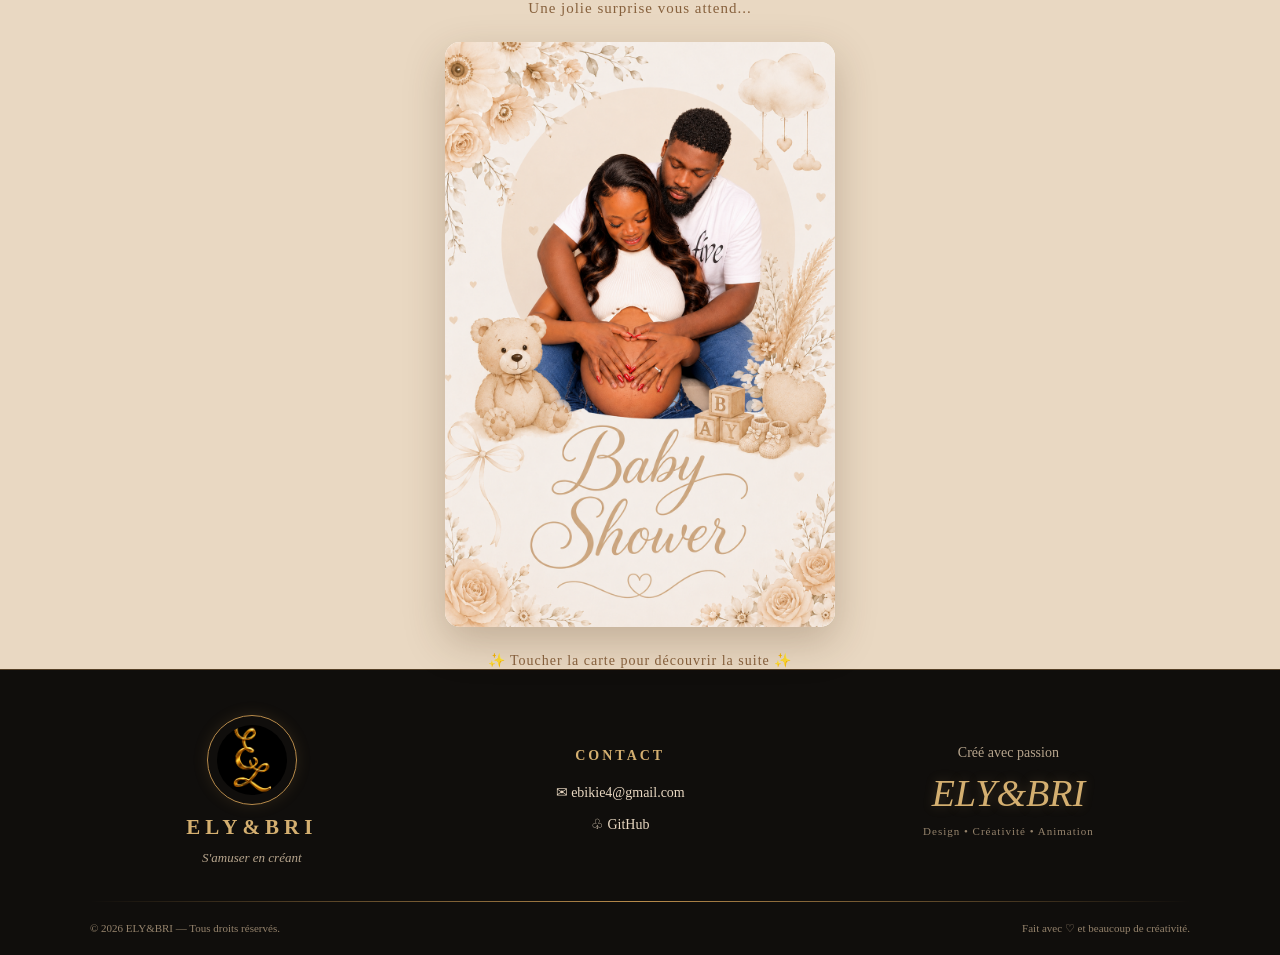
<file: index.html>
<!DOCTYPE html>
<html lang="fr">
<head>
    <meta charset="UTF-8">
    <meta name="viewport" content="width=device-width, initial-scale=1.0">
    <title>Baby Shower</title>
    <link rel="stylesheet" href="CSS/design.css">

</head>

<body>

    <p class="instruction">Une jolie surprise vous attend...</p>

    <div class="card-container" id="cardContainer">

        <div class="card" id="card">

            <!-- RECTO DE LA CARTE -->
            <div class="card-face front">

                <img
                    src="images/Douceur d’une baby shower intemporelle.png"
                    alt="Invitation Baby Shower"
                >

            </div>

            <!-- VERSO DE LA CARTE -->
            <div class="card-face back">

                <!-- Paillettes -->
                <span class="sparkle">✦</span>
                <span class="sparkle">✧</span>
                <span class="sparkle">✦</span>
                <span class="sparkle">✧</span>
                <span class="sparkle">✦</span>
                <span class="sparkle">✧</span>
                <span class="sparkle">✦</span>

                <!-- Informations de l'invitation -->
                <div class="invitation-content">

                    <h1>Morgane et Emery</h1>

                    <div class="decoration">✧ ♡ ✧</div>

                    <p class="welcome">
                        Ont le grand plaisir de vous convier à la célébration de l'arrivée de leur nouveau née.
                    </p>

                    <div class="information">
                        <h2>♡ Date ♡</h2>
                        <p>29 Novembre 2026</p>
                    </div>

                    <div class="information">
                        <h2>♡ Heure ♡</h2>
                        <p>13h</p>
                    </div>

                    <div class="information">
                        <h2>♡ Lieu ♡</h2>
                        <p>Malibe 1</p>
                    </div>

                    <p class="closing">
                        Nous avons hâte de partager
                        ce merveilleux moment avec vous !
                    </p>

                    <a href="cadeaux.html" id="btnCadeaux" class="gift-button"> ♡ Découvrir les cadeaux ♡</a>

                </div>

            </div>

        </div>

    </div>

    

    <p class="touch-message" id="touchMessage">
        ✨ Toucher la carte pour découvrir la suite ✨
    </p>

    
        <footer class="main-footer">

            <div class="footer-content">

                <!-- LOGO -->
                <div class="footer-brand">

                    <div class="logo-orb">
                        <img
                            src="images/Monogramme calligraphique doré sur noir.png"
                            alt="Logo ELY&BRI"
                            class="footer-logo"
                        >
                    </div>

                    <h2>ELY&BRI</h2>

                    <p class="brand-description">
                        S'amuser en créant 
                    </p>

                </div>

                <!-- CONTACT -->
                <div class="footer-section">

                    <h3>CONTACT</h3>

                    <a href="https://mail.google.com/mail/u/0/#inbox">
                        ✉ ebikie4@gmail.com
                    </a>

                    <a href="https://github.com/brinahfah"
                    target="_blank"
                    rel="noopener noreferrer">
                        ♧ GitHub
                    </a>

                </div>

                <!-- SIGNATURE -->
                <div class="footer-signature">

                    <p class="signature-text">
                        Créé avec passion
                    </p>

                    <span class="signature-name">
                        ELY&BRI
                    </span>

                    <p class="signature-date">
                        Design • Créativité • Animation
                    </p>

                </div>

            </div>

            <!-- SEPARATEUR -->
            <div class="footer-line"></div>

            <!-- COPYRIGHT -->
            <div class="footer-bottom">

                <p>© 2026 ELY&BRI — Tous droits réservés.</p>

                <p>Fait avec ♡ et beaucoup de créativité.</p>

            </div>

        </footer>


    <script type="module" src="JS/invitation.js"></script>

</body>
</html>
</file>
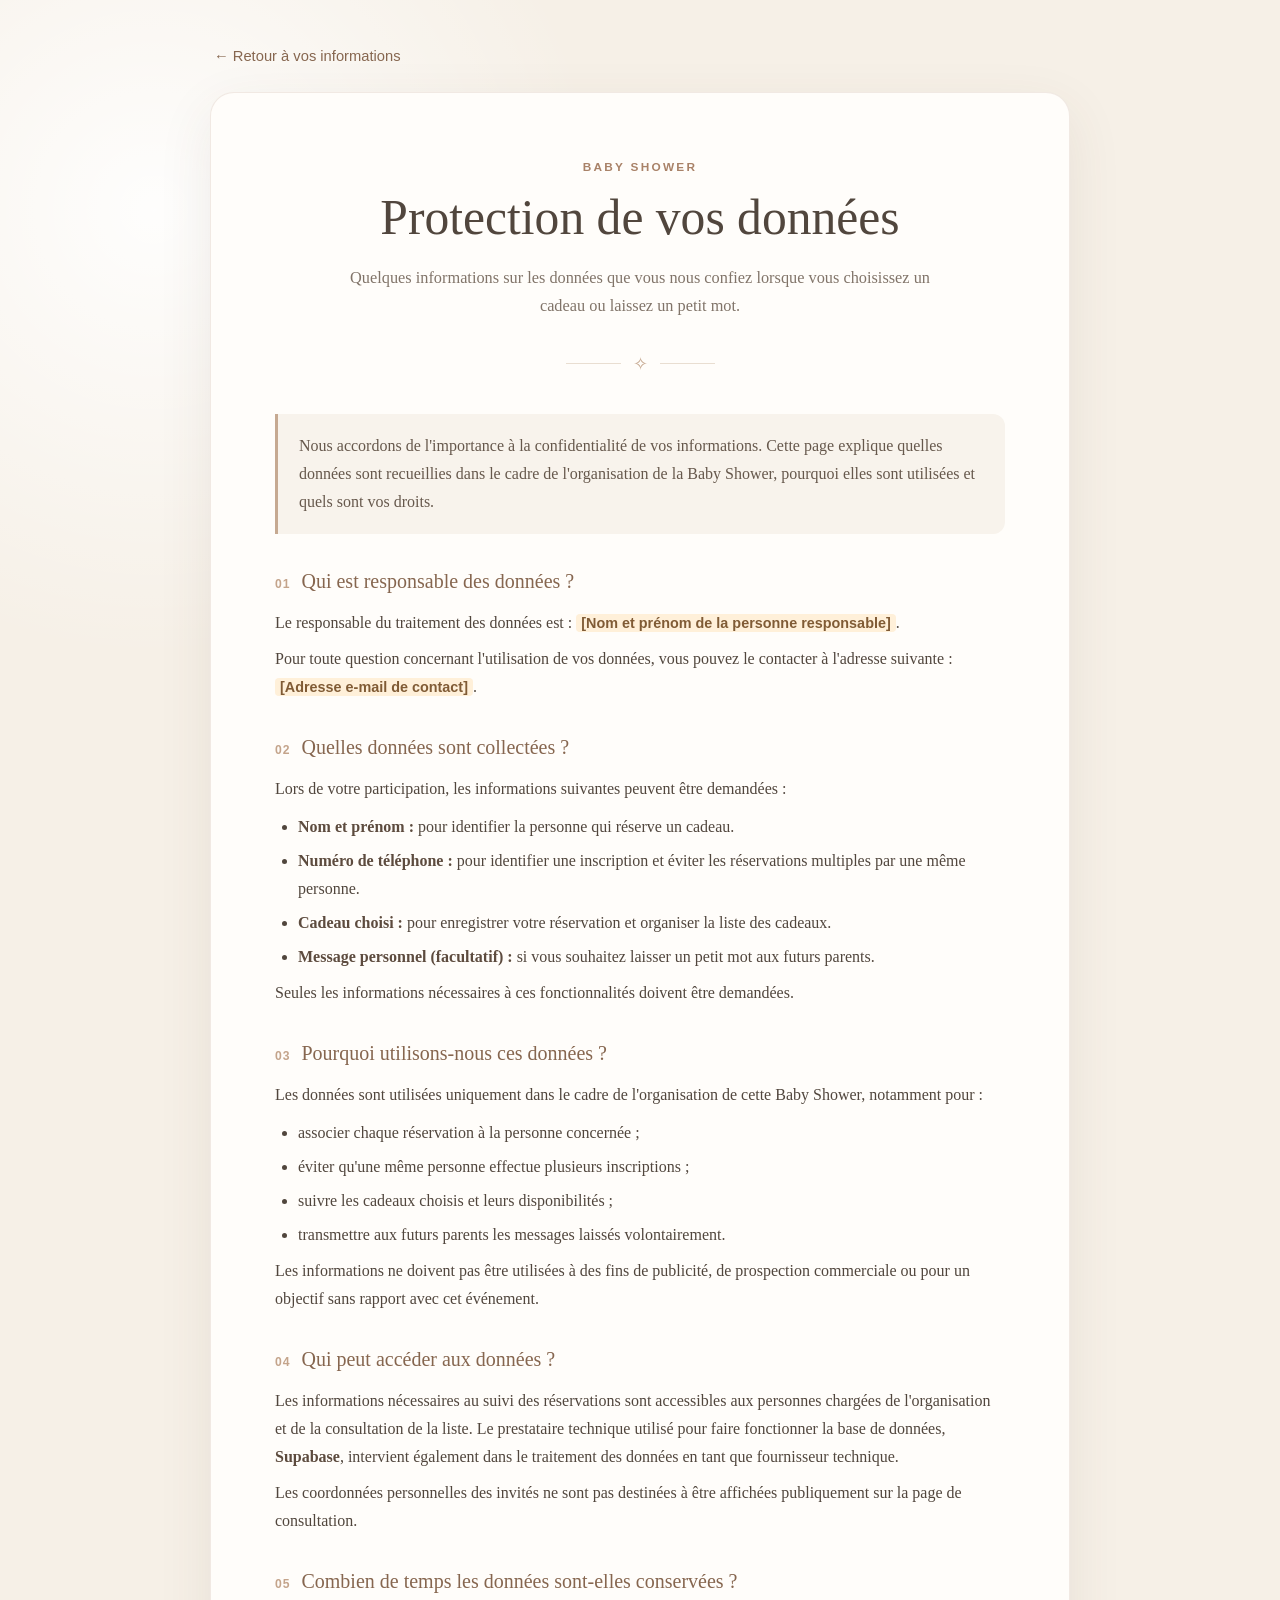
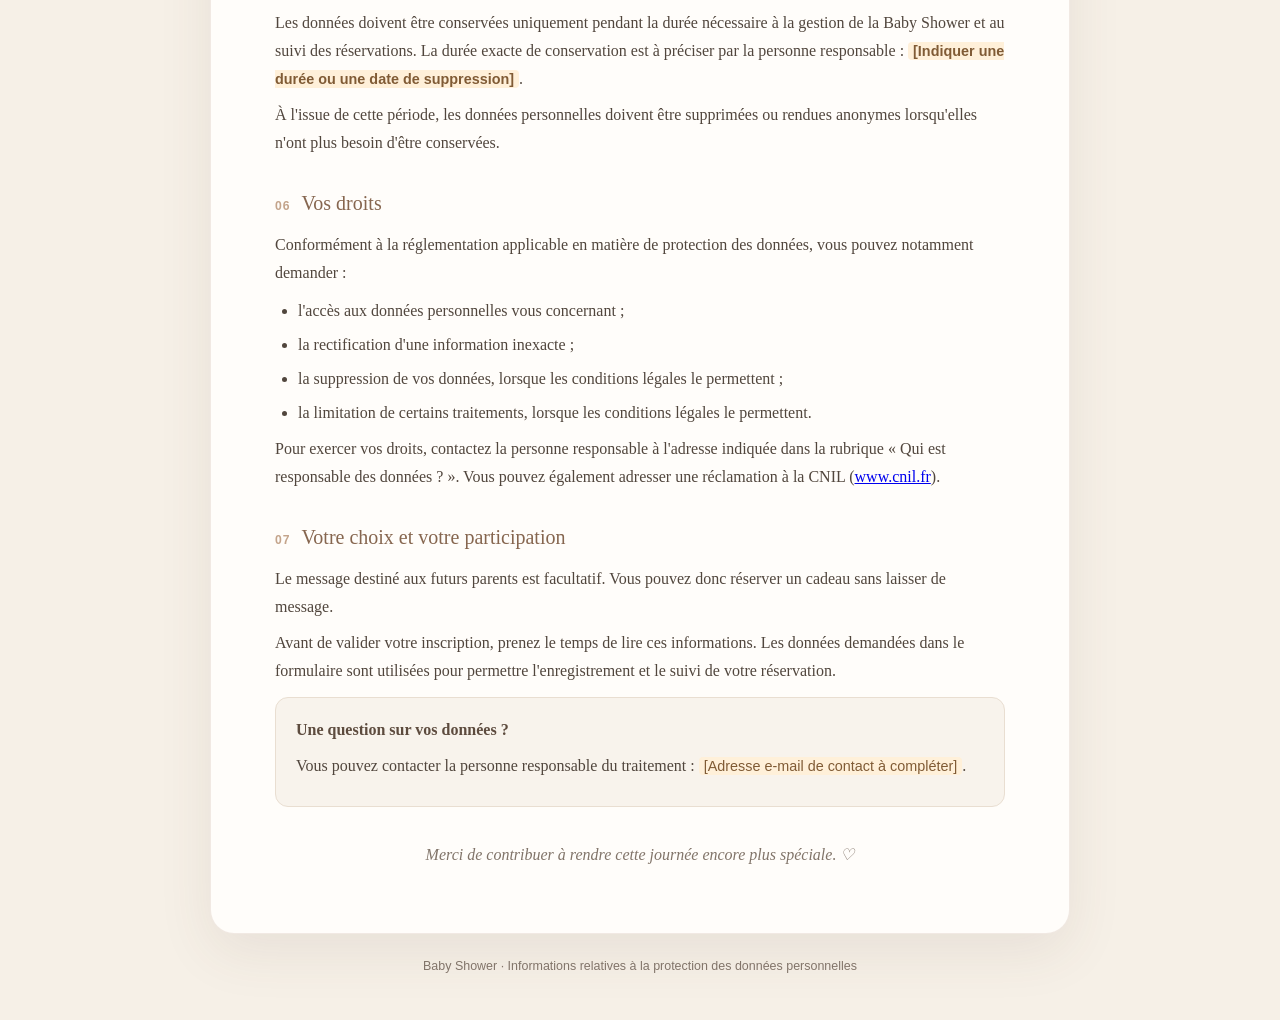
<file: condition.html>
<!DOCTYPE html>
<html lang="fr">
<head>
    <meta charset="UTF-8">
    <meta name="viewport" content="width=device-width, initial-scale=1.0">
    <meta name="description" content="Informations sur l'utilisation et la protection des données personnelles dans le cadre de la Baby Shower.">
    <title>Conditions d'utilisation des données | Baby Shower</title>
    <link rel="stylesheet" href="CSS/condition.css">
</head>
<body>

    <main class="page">

        <a class="back-link" href="#" onclick="history.back(); return false;">← Retour à vos informations</a>

        <article class="document">

            <p class="eyebrow">Baby Shower</p>

            <h1>Protection de vos données</h1>

            <p class="subtitle">
                Quelques informations sur les données que vous nous confiez lorsque
                vous choisissez un cadeau ou laissez un petit mot.
            </p>

            <div class="ornament" aria-hidden="true">✧</div>

            <p class="intro">
                Nous accordons de l'importance à la confidentialité de vos informations.
                Cette page explique quelles données sont recueillies dans le cadre de
                l'organisation de la Baby Shower, pourquoi elles sont utilisées et quels
                sont vos droits.
            </p>

            <section>
                <h2><span class="number">01</span> Qui est responsable des données ?</h2>

                <p>
                    Le responsable du traitement des données est :
                    <strong><span class="placeholder">[Nom et prénom de la personne responsable]</span></strong>.
                </p>

                <p>
                    Pour toute question concernant l'utilisation de vos données, vous pouvez
                    le contacter à l'adresse suivante :
                    <strong><span class="placeholder">[Adresse e-mail de contact]</span></strong>.
                </p>
            </section>

            <section>
                <h2><span class="number">02</span> Quelles données sont collectées ?</h2>

                <p>Lors de votre participation, les informations suivantes peuvent être demandées :</p>

                <ul>
                    <li><strong>Nom et prénom :</strong> pour identifier la personne qui réserve un cadeau.</li>
                    <li><strong>Numéro de téléphone :</strong> pour identifier une inscription et éviter les réservations multiples par une même personne.</li>
                    <li><strong>Cadeau choisi :</strong> pour enregistrer votre réservation et organiser la liste des cadeaux.</li>
                    <li><strong>Message personnel (facultatif) :</strong> si vous souhaitez laisser un petit mot aux futurs parents.</li>
                </ul>

                <p>Seules les informations nécessaires à ces fonctionnalités doivent être demandées.</p>
            </section>

            <section>
                <h2><span class="number">03</span> Pourquoi utilisons-nous ces données ?</h2>

                <p>Les données sont utilisées uniquement dans le cadre de l'organisation de cette Baby Shower, notamment pour :</p>

                <ul>
                    <li>associer chaque réservation à la personne concernée ;</li>
                    <li>éviter qu'une même personne effectue plusieurs inscriptions ;</li>
                    <li>suivre les cadeaux choisis et leurs disponibilités ;</li>
                    <li>transmettre aux futurs parents les messages laissés volontairement.</li>
                </ul>

                <p>
                    Les informations ne doivent pas être utilisées à des fins de publicité,
                    de prospection commerciale ou pour un objectif sans rapport avec cet événement.
                </p>
            </section>

            <section>
                <h2><span class="number">04</span> Qui peut accéder aux données ?</h2>

                <p>
                    Les informations nécessaires au suivi des réservations sont accessibles
                    aux personnes chargées de l'organisation et de la consultation de la liste.
                    Le prestataire technique utilisé pour faire fonctionner la base de données,
                    <strong>Supabase</strong>, intervient également dans le traitement des données
                    en tant que fournisseur technique.
                </p>

                <p>
                    Les coordonnées personnelles des invités ne sont pas destinées à être
                    affichées publiquement sur la page de consultation.
                </p>
            </section>

            <section>
                <h2><span class="number">05</span> Combien de temps les données sont-elles conservées ?</h2>

                <p>
                    Les données doivent être conservées uniquement pendant la durée nécessaire
                    à la gestion de la Baby Shower et au suivi des réservations.
                    La durée exacte de conservation est à préciser par la personne responsable :
                    <strong><span class="placeholder">[Indiquer une durée ou une date de suppression]</span></strong>.
                </p>

                <p>
                    À l'issue de cette période, les données personnelles doivent être supprimées
                    ou rendues anonymes lorsqu'elles n'ont plus besoin d'être conservées.
                </p>
            </section>

            <section>
                <h2><span class="number">06</span> Vos droits</h2>

                <p>Conformément à la réglementation applicable en matière de protection des données, vous pouvez notamment demander :</p>

                <ul>
                    <li>l'accès aux données personnelles vous concernant ;</li>
                    <li>la rectification d'une information inexacte ;</li>
                    <li>la suppression de vos données, lorsque les conditions légales le permettent ;</li>
                    <li>la limitation de certains traitements, lorsque les conditions légales le permettent.</li>
                </ul>

                <p>
                    Pour exercer vos droits, contactez la personne responsable à l'adresse
                    indiquée dans la rubrique « Qui est responsable des données ? ».
                    Vous pouvez également adresser une réclamation à la CNIL
                    (<a href="https://www.cnil.fr/fr/plaintes" target="_blank" rel="noopener noreferrer">www.cnil.fr</a>).
                </p>
            </section>

            <section>
                <h2><span class="number">07</span> Votre choix et votre participation</h2>

                <p>
                    Le message destiné aux futurs parents est facultatif. Vous pouvez donc
                    réserver un cadeau sans laisser de message.
                </p>

                <p>
                    Avant de valider votre inscription, prenez le temps de lire ces informations.
                    Les données demandées dans le formulaire sont utilisées pour permettre
                    l'enregistrement et le suivi de votre réservation.
                </p>
            </section>

            <div class="contact-card">
                <strong>Une question sur vos données ?</strong>

                <p>
                    Vous pouvez contacter la personne responsable du traitement :
                    <span class="placeholder">[Adresse e-mail de contact à compléter]</span>.
                </p>
            </div>

            <p class="closing">
                Merci de contribuer à rendre cette journée encore plus spéciale. ♡
            </p>

        </article>

        <footer>
            Baby Shower · Informations relatives à la protection des données personnelles
        </footer>

    </main>

</body>
</html>
</file>
<file: CSS/design.css>
/* STYLE GENERAL */

* {
    margin: 0;
    padding: 0;
    box-sizing: border-box;
}


body {

    min-height: 100vh;
    width: 100%;

    display: flex;
    flex-direction: column;
    align-items: center;

    background: #e9d8c2;
    font-family: Georgia, serif;

    overflow-x: hidden;

}


.instruction {
    color: #87613d;
    margin-bottom: 25px;
    font-size: 15px;
    letter-spacing: 1px;
}


/* CONTENEUR DE LA CARTE */

.card-container {
    width: min(90vw, 390px);
    aspect-ratio: 2 / 3;
    perspective: 1500px;
    cursor: pointer;
}


/* CARTE */

.card {
    position: relative;
    width: 100%;
    height: 100%;
    transform-style: preserve-3d;
    transition: transform 1.3s ease-in-out;
}


/* ROTATION */

.card.flipped {
    transform: rotateY(180deg);
}


/* LES DEUX FACES */

.card-face {
    position: absolute;
    width: 100%;
    height: 100%;
    top: 0;
    left: 0;
    border-radius: 15px;
    overflow: hidden;
    backface-visibility: hidden;
    -webkit-backface-visibility: hidden;

    box-shadow: 0 15px 40px rgba(75, 49, 25, 0.25);
}


/* RECTO : IMAGE */

.front {
    background: white;
}

.front img {
    width: 100%;
    height: 100%;
    object-fit: cover;
    display: block;
}


/* VERSO : FOND BEIGE */

.back {
    transform: rotateY(180deg);

    background: linear-gradient(
        145deg,
        #f8eee0,
        #e8d2b6,
        #f6eadb
    );

    display: flex;
    justify-content: center;
    align-items: center;
    padding: 25px;
    text-align: center;
}


/* CONTENU DU VERSO */

.invitation-content {
    opacity: 0;
    transform: translateY(20px);

    transition:
        opacity 1.2s ease,
        transform 1.2s ease;

    transition-delay: 0.8s;

    width: 100%;
    position: relative;
    z-index: 2;
}

.card.flipped .invitation-content {
    opacity: 1;
    transform: translateY(0);
}


/* TITRE */

.invitation-content h1 {
    color: #a87535;
    font-size: clamp(30px, 8vw, 40px);
    font-style: italic;
    margin-bottom: 12px;
}

.decoration {
    color: #bd8a48;
    font-size: 24px;
    margin-bottom: 20px;
}


/* TEXTE DE BIENVENUE */

.welcome {
    color: #88613e;
    font-size: 15px;
    line-height: 1.7;
    margin-bottom: 22px;
}


/* INFORMATIONS */

.information {
    margin: 15px 0;
    color: #745337;
}

.information h2 {
    font-size: 17px;
    color: #a87535;
    margin-bottom: 6px;
}

.information p {
    font-size: 15px;
}


/* MESSAGE FINAL */

.closing {
    margin-top: 25px;
    color: #a87535;
    font-size: 18px;
    font-style: italic;
}


/* PAILLETTES */

.sparkle {
    position: absolute;
    color: #ffffff;
    font-size: 18px;
    opacity: 0;
    z-index: 1;

    text-shadow:
        0 0 5px #fff,
        0 0 10px #e8b95e,
        0 0 20px #d9a441;

    pointer-events: none;
}

.card.flipped .sparkle {
    animation: glitter 2.5s infinite ease-in-out;
}


/* POSITION DES PAILLETTES */

.sparkle:nth-child(1) {
    top: 10%;
    left: 15%;
    animation-delay: 0.2s;
}

.sparkle:nth-child(2) {
    top: 20%;
    right: 12%;
    animation-delay: 0.8s;
}

.sparkle:nth-child(3) {
    top: 45%;
    left: 8%;
    animation-delay: 1.2s;
}

.sparkle:nth-child(4) {
    top: 60%;
    right: 10%;
    animation-delay: 0.5s;
}

.sparkle:nth-child(5) {
    bottom: 12%;
    left: 20%;
    animation-delay: 1.5s;
}

.sparkle:nth-child(6) {
    bottom: 15%;
    right: 20%;
    animation-delay: 0.9s;
}

.sparkle:nth-child(7) {
    top: 35%;
    right: 25%;
    animation-delay: 1.7s;
}


/* ANIMATION DES PAILLETTES */

@keyframes glitter {

    0%, 100% {
        opacity: 0;
        transform: scale(0.5) rotate(0deg);
    }

    50% {
        opacity: 1;
        transform: scale(1.5) rotate(45deg);
    }

}


/* TEXTE SOUS LA CARTE */

.touch-message {
    margin-top: 25px;
    color: #87613d;
    font-size: 14px;
    letter-spacing: 1px;
}


/* ACCESSIBILITE */

@media (prefers-reduced-motion: reduce) {

    .card,
    .invitation-content {
        transition-duration: 0.01ms;
    }

    .card.flipped .sparkle {
        animation: none;
        opacity: 0.8;
    }

}

/* BOUTON ACCES AUX CADEAUX */

.gift-button {
    display: inline-block;
    margin-top: 20px;
    padding: 12px 22px;

    background: #a87535;
    color: white;

    text-decoration: none;
    font-size: 14px;
    border-radius: 30px;

    transition: all 0.3s ease;
}

.gift-button:hover {
    background: #87613d;
    transform: translateY(-3px);
}


/* =================================
   FOOTER ELY&BRI
================================= */

.main-footer {

    width: 100%;
    margin-top: auto;
    padding: 45px 7% 20px;

    background: #100e0c;
    color: #e9d8c2;

    text-align: center;

    border-top: 1px solid rgba(184, 139, 75, 0.4);

}

/* CONTENU PRINCIPAL */

.footer-content {

    width: 100%;
    max-width: 1200px;
    margin: auto;

    display: flex;
    justify-content: space-around;
    align-items: center;
    flex-wrap: wrap;

    gap: 45px;

}

/* IDENTITE DE MARQUE */

.footer-brand {

    display: flex;
    flex-direction: column;
    align-items: center;
    gap: 10px;

}

.logo-orb {

    width: 90px;
    height: 90px;

    display: flex;
    justify-content: center;
    align-items: center;

    border: 1px solid #b88b4b;
    border-radius: 50%;

    box-shadow:
        0 0 15px rgba(184, 139, 75, 0.15);

}

.footer-logo {

    width: 70px;
    height: 70px;

    object-fit: cover;
    border-radius: 50%;

    animation: rotateLogo 12s linear infinite;

}

@keyframes rotateLogo {

    from {
        transform: rotate(0deg);
    }

    to {
        transform: rotate(360deg);
    }

}

.footer-brand h2 {

    color: #d4af70;
    letter-spacing: 5px;
    font-size: 21px;

}

.brand-description {

    color: #b7a58d;
    font-size: 13px;
    font-style: italic;

}

/* CONTACT */

.footer-section {

    display: flex;
    flex-direction: column;
    gap: 15px;

}

.footer-section h3 {

    color: #d4af70;
    letter-spacing: 3px;
    font-size: 14px;
    margin-bottom: 5px;

}

.footer-section a {

    color: #e9d8c2;
    text-decoration: none;
    font-size: 14px;

    transition: 0.3s ease;

}

.footer-section a:hover {

    color: #d4af70;
    transform: translateY(-2px);

}

/* SIGNATURE */

.footer-signature {

    display: flex;
    flex-direction: column;
    gap: 10px;

}

.signature-text {

    font-size: 14px;
    color: #b7a58d;

}

.signature-name {

    font-family: "Brush Script MT", cursive;
    font-size: 38px;
    font-style: italic;

    color: #d4af70;

    text-shadow:
        0 0 12px rgba(212, 175, 112, 0.25);

}

.signature-date {

    font-size: 11px;
    letter-spacing: 1px;
    color: #95836c;

}

/* SEPARATEUR */

.footer-line {

    max-width: 1100px;
    width: 100%;

    height: 1px;
    margin: 35px auto 20px;

    background: linear-gradient(
        to right,
        transparent,
        #b88b4b,
        transparent
    );

}

/* BAS DU FOOTER */

.footer-bottom {

    display: flex;
    justify-content: space-between;
    flex-wrap: wrap;

    gap: 12px;

    max-width: 1100px;
    margin: auto;

    color: #95836c;
    font-size: 11px;

}

/* RESPONSIVE MOBILE */

@media screen and (max-width: 600px) {

    .main-footer {

        padding: 40px 20px 20px;

    }

    .footer-content {

        flex-direction: column;
        gap: 35px;

    }

    .footer-bottom {

        flex-direction: column;
        text-align: center;
        gap: 10px;

    }

}
</file>
<file: CSS/condition.css>
:root {
    --cream: #f6f0e7;
    --cream-deep: #eee3d5;
    --white: #fffdfa;
    --ink: #51463d;
    --muted: #817469;
    --accent: #a98268;
    --accent-dark: #86664f;
    --line: #e9ded1;
    --shadow: 0 18px 55px rgba(93, 70, 51, .09);
}

* {
    box-sizing: border-box;
}

body {
    margin: 0;
    min-height: 100vh;
    padding: 42px 18px;
    color: var(--ink);
    background:
        radial-gradient(circle at 12% 8%, rgba(255,255,255,.9), transparent 28rem),
        var(--cream);
    font-family: Georgia, "Times New Roman", serif;
    line-height: 1.75;
}

.page {
    width: min(860px, 100%);
    margin: 0 auto;
}

.back-link {
    display: inline-flex;
    align-items: center;
    gap: 8px;
    margin: 0 0 22px 4px;
    color: var(--accent-dark);
    font-family: Arial, sans-serif;
    font-size: .92rem;
    text-decoration: none;
    transition: color .2s ease, transform .2s ease;
}

.back-link:hover {
    color: var(--ink);
    transform: translateX(-3px);
}

.document {
    overflow: hidden;
    padding: clamp(28px, 6vw, 64px);
    background: var(--white);
    border: 1px solid rgba(169,130,104,.16);
    border-radius: 24px;
    box-shadow: var(--shadow);
}

.eyebrow {
    margin: 0 0 12px;
    color: var(--accent);
    font-family: Arial, sans-serif;
    font-size: .74rem;
    font-weight: 700;
    letter-spacing: .19em;
    text-align: center;
    text-transform: uppercase;
}

h1 {
    margin: 0;
    color: var(--ink);
    font-size: clamp(2rem, 5vw, 3.1rem);
    font-weight: 400;
    line-height: 1.15;
    text-align: center;
}

.subtitle {
    max-width: 590px;
    margin: 17px auto 0;
    color: var(--muted);
    font-size: 1.02rem;
    text-align: center;
}

.ornament {
    display: flex;
    align-items: center;
    justify-content: center;
    gap: 12px;
    margin: 28px 0 35px;
    color: #c6a991;
    font-size: 1.1rem;
}

.ornament::before,
.ornament::after {
    width: 55px;
    height: 1px;
    background: var(--line);
    content: "";
}

.intro {
    margin: 0 0 30px;
    padding: 18px 21px;
    background: #f8f3ec;
    border-left: 3px solid #c6a991;
    border-radius: 0 12px 12px 0;
    color: #66584c;
}

section {
    margin-top: 29px;
}

h2 {
    display: flex;
    align-items: baseline;
    gap: 11px;
    margin: 0 0 10px;
    color: var(--accent-dark);
    font-size: 1.25rem;
    font-weight: 400;
}

h2 .number {
    color: #c4a48b;
    font-family: Arial, sans-serif;
    font-size: .76rem;
    font-weight: 700;
    letter-spacing: .08em;
}

p {
    margin: 8px 0;
}

ul {
    margin: 10px 0 0;
    padding-left: 23px;
}

li {
    margin: 6px 0;
}

strong {
    color: #5d4b3e;
}

.placeholder {
    padding: 1px 5px;
    background: #fff0d9;
    border-radius: 4px;
    color: #805b35;
    font-family: Arial, sans-serif;
    font-size: .9em;
}

.contact-card {
    margin-top: 12px;
    padding: 18px 20px;
    background: #f8f3ec;
    border: 1px solid var(--line);
    border-radius: 13px;
}

.closing {
    margin: 34px 0 0;
    color: var(--muted);
    font-style: italic;
    text-align: center;
}

footer {
    padding: 22px 10px 0;
    color: var(--muted);
    font-family: Arial, sans-serif;
    font-size: .78rem;
    text-align: center;
}

/* Adaptation aux téléphones */
@media (max-width: 560px) {
    body {
        padding: 22px 12px;
    }

    .document {
        border-radius: 18px;
    }

    h2 {
        font-size: 1.13rem;
    }

    .intro {
        padding: 15px 16px;
    }
}
</file>
